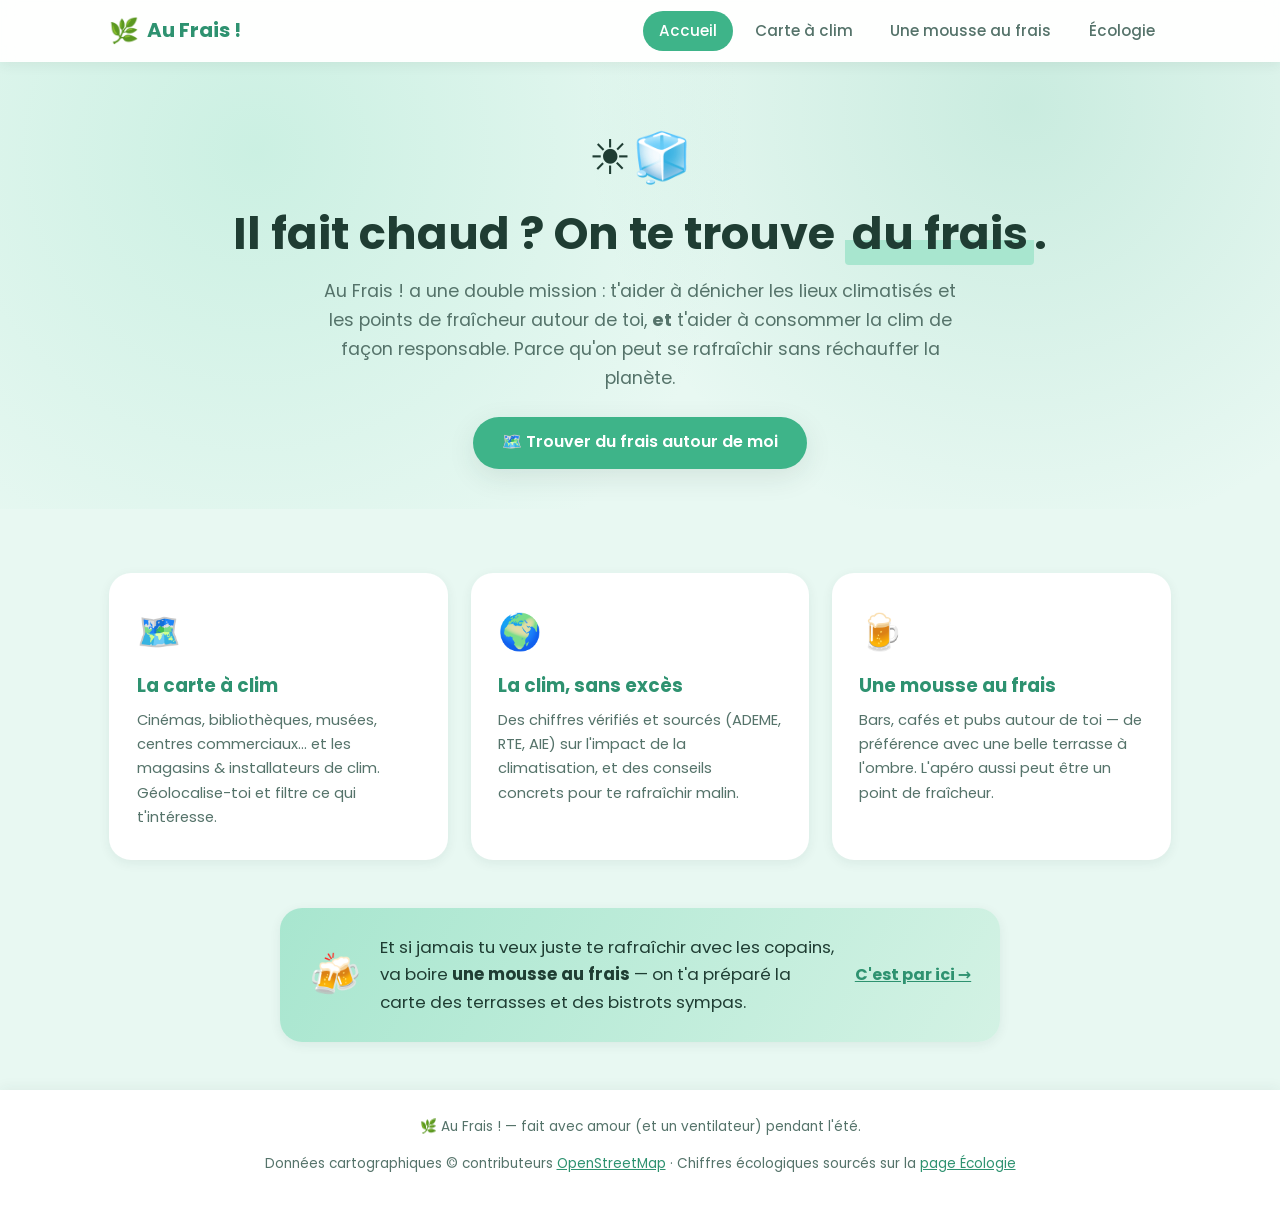
<file: index.html>
<!DOCTYPE html>
<html lang="fr">
<head>
  <meta charset="UTF-8">
  <meta name="viewport" content="width=device-width, initial-scale=1.0">
  <title>Au Frais ! — Trouve du frais près de chez toi</title>
  <meta name="description" content="Trouve les lieux climatisés et points de fraîcheur près de chez toi, et apprends à utiliser la clim de façon responsable.">

  <!-- Police légère via Google Fonts -->
  <link rel="preconnect" href="https://fonts.googleapis.com">
  <link rel="preconnect" href="https://fonts.gstatic.com" crossorigin>
  <link href="https://fonts.googleapis.com/css2?family=Poppins:wght@400;500;600;700&display=swap" rel="stylesheet">

  <link rel="stylesheet" href="css/style.css">
</head>
<body>

  <!-- ===== Barre de navigation commune ===== -->
  <header class="navbar">
    <div class="navbar-inner">
      <a class="brand" href="index.html"><span class="brand-emoji">🌿</span> Au Frais&nbsp;!</a>
      <button class="nav-toggle" aria-label="Ouvrir le menu" aria-expanded="false">☰</button>
      <ul class="nav-links">
        <li><a href="index.html" class="active">Accueil</a></li>
        <li><a href="carte.html">Carte à clim</a></li>
        <li><a href="terrasses.html">Une mousse au frais</a></li>
        <li><a href="ecologie.html">Écologie</a></li>
      </ul>
    </div>
  </header>

  <main>
    <!-- ===== Héros ===== -->
    <section class="hero">
      <span class="hero-emoji">☀️🧊</span>
      <h1>Il fait chaud&nbsp;? On te trouve <span class="souligne">du frais</span>.</h1>
      <p class="baseline">
        Au Frais&nbsp;! a une double mission&nbsp;: t'aider à dénicher les lieux climatisés
        et les points de fraîcheur autour de toi, <strong>et</strong> t'aider à consommer
        la clim de façon responsable. Parce qu'on peut se rafraîchir sans réchauffer la planète.
      </p>
      <a class="cta" href="carte.html">🗺️ Trouver du frais autour de moi</a>
    </section>

    <!-- ===== Cartes cliquables vers les pages ===== -->
    <section class="page">
      <div class="card-grid">
        <a class="card-link" href="carte.html">
          <span class="card-emoji">🗺️</span>
          <h3>La carte à clim</h3>
          <p>Cinémas, bibliothèques, musées, centres commerciaux… et les magasins
            &amp; installateurs de clim. Géolocalise-toi et filtre ce qui t'intéresse.</p>
        </a>
        <a class="card-link" href="ecologie.html">
          <span class="card-emoji">🌍</span>
          <h3>La clim, sans excès</h3>
          <p>Des chiffres vérifiés et sourcés (ADEME, RTE, AIE) sur l'impact de la
            climatisation, et des conseils concrets pour te rafraîchir malin.</p>
        </a>
        <a class="card-link" href="terrasses.html">
          <span class="card-emoji">🍺</span>
          <h3>Une mousse au frais</h3>
          <p>Bars, cafés et pubs autour de toi — de préférence avec une belle
            terrasse à l'ombre. L'apéro aussi peut être un point de fraîcheur.</p>
        </a>
      </div>

      <!-- Clin d'œil convivial vers la page Terrasses -->
      <div class="clin-doeil">
        <span class="biere">🍻</span>
        <p>Et si jamais tu veux juste te rafraîchir avec les copains, va boire
          <strong>une mousse au frais</strong>&nbsp;— on t'a préparé la carte des
          terrasses et des bistrots sympas.</p>
        <a href="terrasses.html">C'est par ici&nbsp;→</a>
      </div>
    </section>
  </main>

  <!-- ===== Pied de page commun ===== -->
  <footer class="footer">
    <p>🌿 Au Frais&nbsp;! — fait avec amour (et un ventilateur) pendant l'été.</p>
    <p class="footer-liens">
      Données cartographiques © contributeurs <a href="https://www.openstreetmap.org/copyright" target="_blank" rel="noopener">OpenStreetMap</a>
      · Chiffres écologiques sourcés sur la <a href="ecologie.html">page Écologie</a>
    </p>
  </footer>

  <script src="js/nav.js"></script>
</body>
</html>
</file>
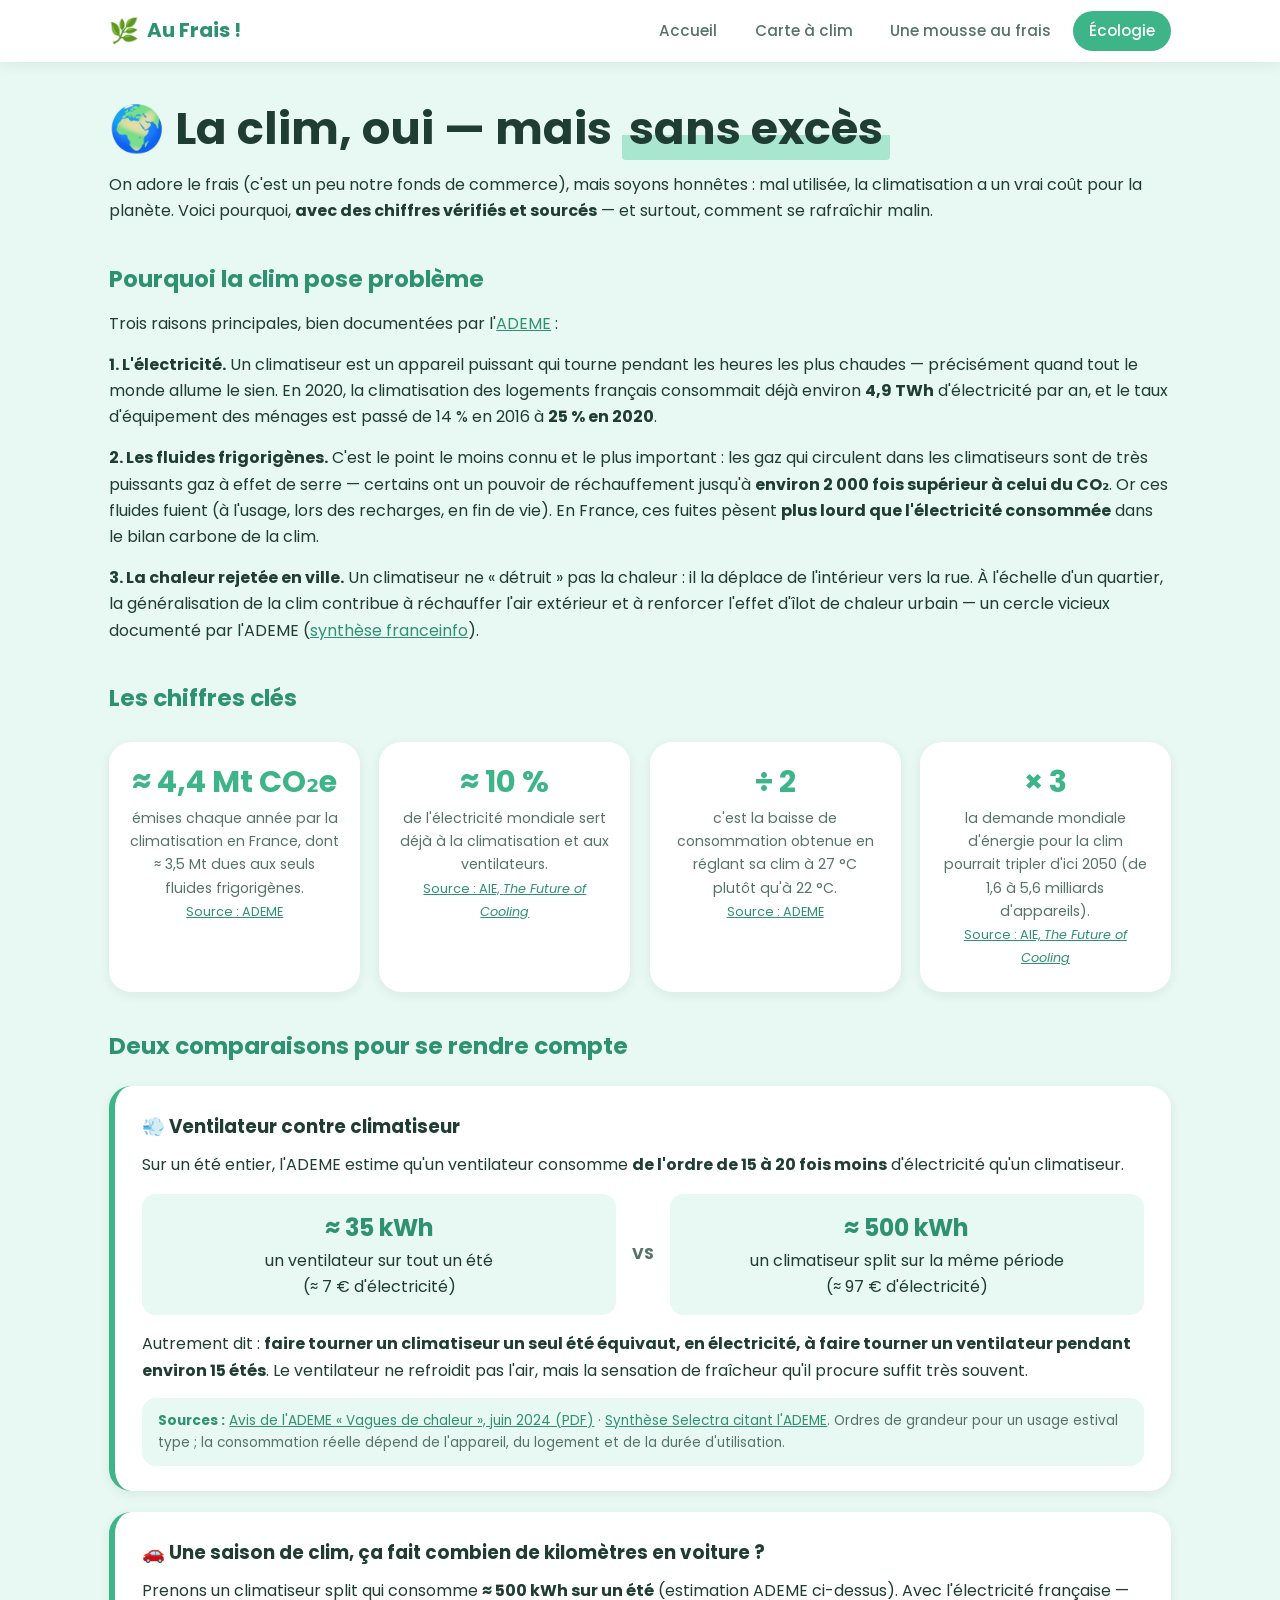
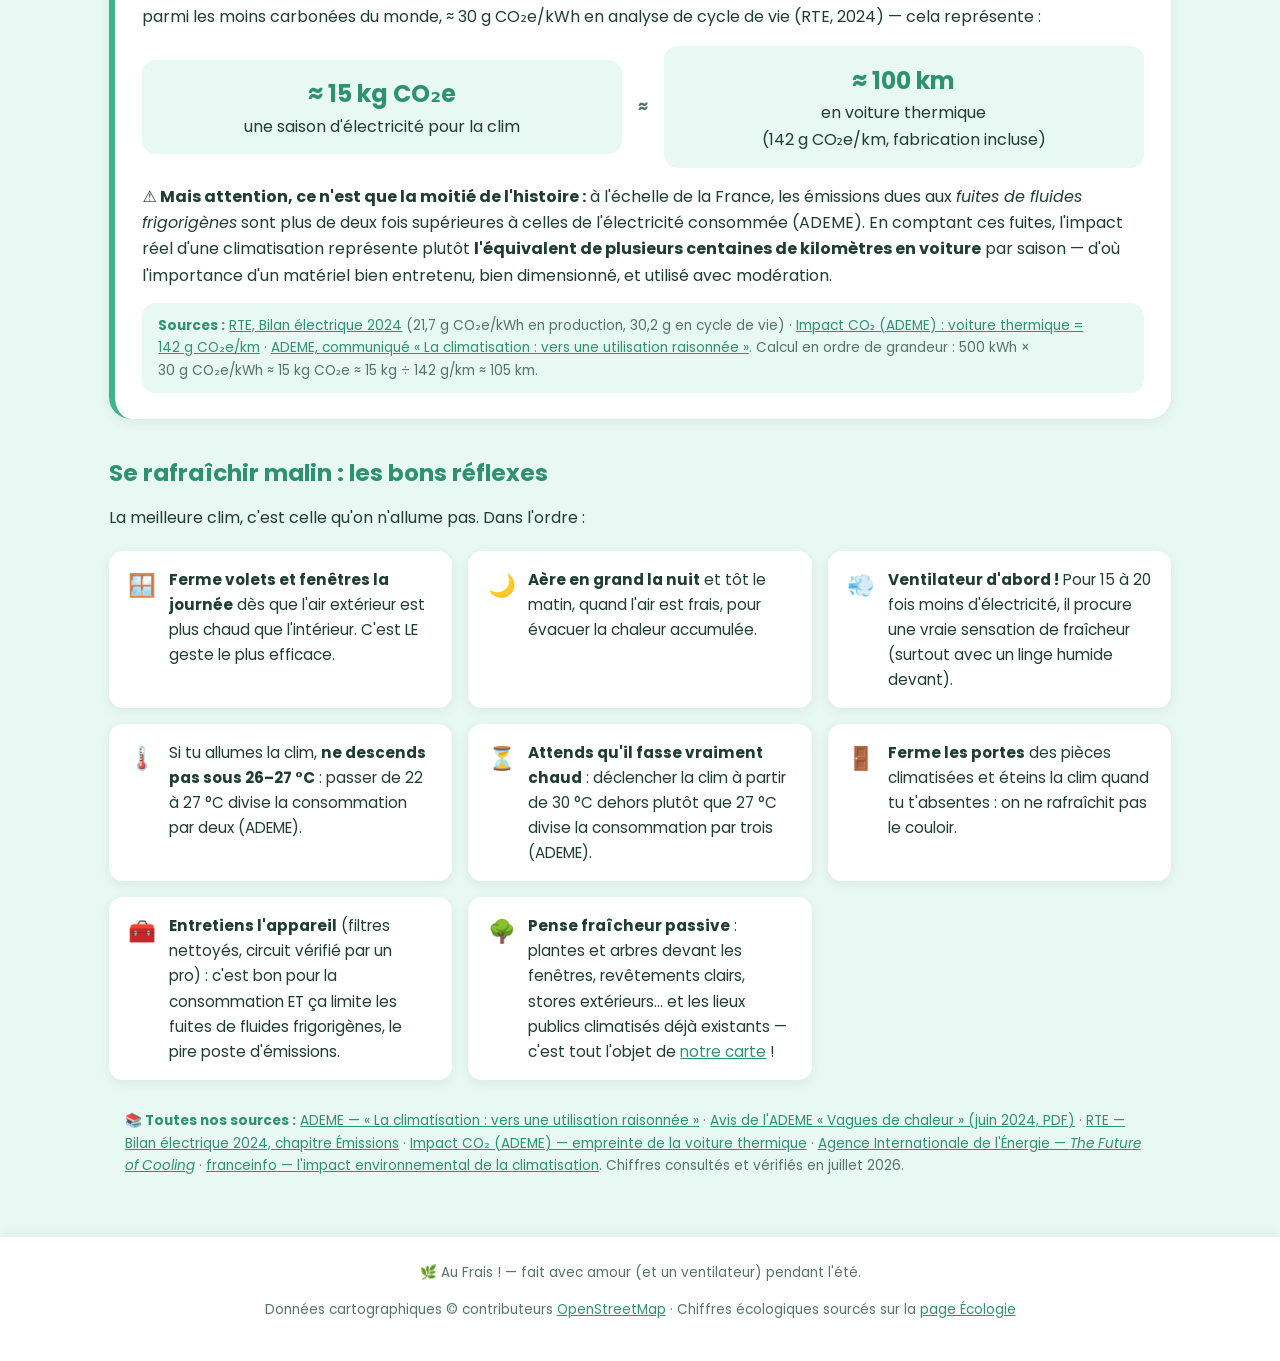
<file: ecologie.html>
<!DOCTYPE html>
<html lang="fr">
<head>
  <meta charset="UTF-8">
  <meta name="viewport" content="width=device-width, initial-scale=1.0">
  <title>Écologie — la clim, sans excès — Au Frais !</title>
  <meta name="description" content="Comprendre l'impact écologique de la climatisation avec des chiffres vérifiés et sourcés (ADEME, RTE, AIE), et apprendre à se rafraîchir sans surconsommer.">

  <link rel="preconnect" href="https://fonts.googleapis.com">
  <link rel="preconnect" href="https://fonts.gstatic.com" crossorigin>
  <link href="https://fonts.googleapis.com/css2?family=Poppins:wght@400;500;600;700&display=swap" rel="stylesheet">

  <link rel="stylesheet" href="css/style.css">
</head>
<body>

  <!-- ===== Barre de navigation commune ===== -->
  <header class="navbar">
    <div class="navbar-inner">
      <a class="brand" href="index.html"><span class="brand-emoji">🌿</span> Au Frais&nbsp;!</a>
      <button class="nav-toggle" aria-label="Ouvrir le menu" aria-expanded="false">☰</button>
      <ul class="nav-links">
        <li><a href="index.html">Accueil</a></li>
        <li><a href="carte.html">Carte à clim</a></li>
        <li><a href="terrasses.html">Une mousse au frais</a></li>
        <li><a href="ecologie.html" class="active">Écologie</a></li>
      </ul>
    </div>
  </header>

  <main>
    <section class="page">
      <h1>🌍 La clim, oui — mais <span class="souligne">sans excès</span></h1>
      <p>On adore le frais (c'est un peu notre fonds de commerce), mais soyons honnêtes&nbsp;:
        mal utilisée, la climatisation a un vrai coût pour la planète. Voici pourquoi,
        <strong>avec des chiffres vérifiés et sourcés</strong> — et surtout, comment se
        rafraîchir malin.</p>

      <h2>Pourquoi la clim pose problème</h2>
      <p>Trois raisons principales, bien documentées par l'<a href="https://www.ademe.fr/presse/communique-national/la-climatisation-vers-une-utilisation-raisonnee-pour-limiter-limpact-sur-lenvironnement/" target="_blank" rel="noopener">ADEME</a>&nbsp;:</p>
      <p><strong>1. L'électricité.</strong> Un climatiseur est un appareil puissant qui tourne
        pendant les heures les plus chaudes — précisément quand tout le monde allume le sien.
        En 2020, la climatisation des logements français consommait déjà environ
        <strong>4,9&nbsp;TWh</strong> d'électricité par an, et le taux d'équipement des
        ménages est passé de 14&nbsp;% en 2016 à <strong>25&nbsp;% en 2020</strong>.</p>
      <p><strong>2. Les fluides frigorigènes.</strong> C'est le point le moins connu et le plus
        important&nbsp;: les gaz qui circulent dans les climatiseurs sont de très puissants gaz
        à effet de serre — certains ont un pouvoir de réchauffement jusqu'à
        <strong>environ 2&nbsp;000 fois supérieur à celui du CO₂</strong>. Or ces fluides
        fuient (à l'usage, lors des recharges, en fin de vie). En France, ces fuites pèsent
        <strong>plus lourd que l'électricité consommée</strong> dans le bilan carbone de la clim.</p>
      <p><strong>3. La chaleur rejetée en ville.</strong> Un climatiseur ne « détruit » pas la
        chaleur&nbsp;: il la déplace de l'intérieur vers la rue. À l'échelle d'un quartier,
        la généralisation de la clim contribue à réchauffer l'air extérieur et à renforcer
        l'effet d'îlot de chaleur urbain — un cercle vicieux documenté par l'ADEME
        (<a href="https://www.franceinfo.fr/environnement/fluides-frigorigenes-rejets-d-air-chaud-consommation-d-electricite-en-pleine-vague-de-chaleur-quel-est-l-impact-environnemental-de-la-climatisation_8066087.html" target="_blank" rel="noopener">synthèse franceinfo</a>).</p>

      <!-- ===== Chiffres clés ===== -->
      <h2>Les chiffres clés</h2>
      <div class="chiffres-cles">
        <div class="chiffre-cle">
          <span class="valeur">≈ 4,4 Mt CO₂e</span>
          <p class="detail">émises chaque année par la climatisation en France, dont
            ≈&nbsp;3,5&nbsp;Mt dues aux seuls fluides frigorigènes.<br>
            <a href="https://www.ademe.fr/presse/communique-national/la-climatisation-vers-une-utilisation-raisonnee-pour-limiter-limpact-sur-lenvironnement/" target="_blank" rel="noopener">Source&nbsp;: ADEME</a></p>
        </div>
        <div class="chiffre-cle">
          <span class="valeur">≈ 10 %</span>
          <p class="detail">de l'électricité mondiale sert déjà à la climatisation et aux
            ventilateurs.<br>
            <a href="https://www.iea.org/reports/the-future-of-cooling" target="_blank" rel="noopener">Source&nbsp;: AIE, <em>The Future of Cooling</em></a></p>
        </div>
        <div class="chiffre-cle">
          <span class="valeur">÷ 2</span>
          <p class="detail">c'est la baisse de consommation obtenue en réglant sa clim à
            27&nbsp;°C plutôt qu'à 22&nbsp;°C.<br>
            <a href="https://www.ademe.fr/presse/communique-national/la-climatisation-vers-une-utilisation-raisonnee-pour-limiter-limpact-sur-lenvironnement/" target="_blank" rel="noopener">Source&nbsp;: ADEME</a></p>
        </div>
        <div class="chiffre-cle">
          <span class="valeur">× 3</span>
          <p class="detail">la demande mondiale d'énergie pour la clim pourrait tripler
            d'ici 2050 (de 1,6 à 5,6 milliards d'appareils).<br>
            <a href="https://www.iea.org/reports/the-future-of-cooling" target="_blank" rel="noopener">Source&nbsp;: AIE, <em>The Future of Cooling</em></a></p>
        </div>
      </div>

      <!-- ===== Comparaison 1 : ventilateur vs climatiseur ===== -->
      <h2>Deux comparaisons pour se rendre compte</h2>

      <div class="comparaison">
        <h3>💨 Ventilateur contre climatiseur</h3>
        <p>Sur un été entier, l'ADEME estime qu'un ventilateur consomme
          <strong>de l'ordre de 15 à 20 fois moins</strong> d'électricité qu'un climatiseur.</p>
        <div class="versus">
          <div class="cote">
            <span class="gros-chiffre">≈ 35 kWh</span>
            un ventilateur sur tout un été<br>(≈ 7 € d'électricité)
          </div>
          <span class="vs">VS</span>
          <div class="cote">
            <span class="gros-chiffre">≈ 500 kWh</span>
            un climatiseur split sur la même période<br>(≈ 97 € d'électricité)
          </div>
        </div>
        <p>Autrement dit&nbsp;: <strong>faire tourner un climatiseur un seul été équivaut,
          en électricité, à faire tourner un ventilateur pendant environ 15 étés</strong>.
          Le ventilateur ne refroidit pas l'air, mais la sensation de fraîcheur qu'il procure
          suffit très souvent.</p>
        <div class="source-box">
          <strong>Sources&nbsp;:</strong>
          <a href="https://www.geothermies.fr/sites/default/files/inline-files/ademe_AVIS%20Vagues%20de%20chaleur%20-%20juin%202024.pdf" target="_blank" rel="noopener">Avis de l'ADEME «&nbsp;Vagues de chaleur&nbsp;», juin 2024 (PDF)</a> ·
          <a href="https://selectra.info/energie/actualites/marche/canicule-ventilateur-plafond-efficacite-conso-clim" target="_blank" rel="noopener">Synthèse Selectra citant l'ADEME</a>.
          Ordres de grandeur pour un usage estival type&nbsp;; la consommation réelle dépend
          de l'appareil, du logement et de la durée d'utilisation.
        </div>
      </div>

      <!-- ===== Comparaison 2 : une saison de clim en km de voiture ===== -->
      <div class="comparaison">
        <h3>🚗 Une saison de clim, ça fait combien de kilomètres en voiture&nbsp;?</h3>
        <p>Prenons un climatiseur split qui consomme <strong>≈ 500&nbsp;kWh sur un été</strong>
          (estimation ADEME ci-dessus). Avec l'électricité française — parmi les moins
          carbonées du monde, ≈&nbsp;30&nbsp;g&nbsp;CO₂e/kWh en analyse de cycle de vie
          (RTE, 2024) — cela représente&nbsp;:</p>
        <div class="versus">
          <div class="cote">
            <span class="gros-chiffre">≈ 15 kg CO₂e</span>
            une saison d'électricité pour la clim
          </div>
          <span class="vs">≈</span>
          <div class="cote">
            <span class="gros-chiffre">≈ 100 km</span>
            en voiture thermique<br>(142 g CO₂e/km, fabrication incluse)
          </div>
        </div>
        <p><strong>⚠️ Mais attention, ce n'est que la moitié de l'histoire&nbsp;:</strong>
          à l'échelle de la France, les émissions dues aux <em>fuites de fluides
          frigorigènes</em> sont plus de deux fois supérieures à celles de l'électricité
          consommée (ADEME). En comptant ces fuites, l'impact réel d'une climatisation
          représente plutôt <strong>l'équivalent de plusieurs centaines de kilomètres en
          voiture</strong> par saison — d'où l'importance d'un matériel bien entretenu, bien
          dimensionné, et utilisé avec modération.</p>
        <div class="source-box">
          <strong>Sources&nbsp;:</strong>
          <a href="https://analysesetdonnees.rte-france.com/bilan-electrique-2024/emissions" target="_blank" rel="noopener">RTE, Bilan électrique 2024</a>
          (21,7&nbsp;g&nbsp;CO₂e/kWh en production, 30,2&nbsp;g en cycle de vie) ·
          <a href="https://impactco2.fr/outils/transport/voiturethermique" target="_blank" rel="noopener">Impact CO₂ (ADEME)&nbsp;: voiture thermique = 142&nbsp;g&nbsp;CO₂e/km</a> ·
          <a href="https://www.ademe.fr/presse/communique-national/la-climatisation-vers-une-utilisation-raisonnee-pour-limiter-limpact-sur-lenvironnement/" target="_blank" rel="noopener">ADEME, communiqué «&nbsp;La climatisation&nbsp;: vers une utilisation raisonnée&nbsp;»</a>.
          Calcul en ordre de grandeur&nbsp;: 500&nbsp;kWh × 30&nbsp;g&nbsp;CO₂e/kWh ≈ 15&nbsp;kg&nbsp;CO₂e ≈ 15&nbsp;kg ÷ 142&nbsp;g/km ≈ 105&nbsp;km.
        </div>
      </div>

      <!-- ===== Conseils ===== -->
      <h2>Se rafraîchir malin&nbsp;: les bons réflexes</h2>
      <p>La meilleure clim, c'est celle qu'on n'allume pas. Dans l'ordre&nbsp;:</p>
      <ul class="conseils">
        <li><span class="picto">🪟</span><span><strong>Ferme volets et fenêtres la journée</strong>
          dès que l'air extérieur est plus chaud que l'intérieur. C'est LE geste le plus efficace.</span></li>
        <li><span class="picto">🌙</span><span><strong>Aère en grand la nuit</strong> et tôt le
          matin, quand l'air est frais, pour évacuer la chaleur accumulée.</span></li>
        <li><span class="picto">💨</span><span><strong>Ventilateur d'abord&nbsp;!</strong> Pour
          15 à 20 fois moins d'électricité, il procure une vraie sensation de fraîcheur
          (surtout avec un linge humide devant).</span></li>
        <li><span class="picto">🌡️</span><span>Si tu allumes la clim, <strong>ne descends pas
          sous 26–27&nbsp;°C</strong>&nbsp;: passer de 22 à 27&nbsp;°C divise la consommation
          par deux (ADEME).</span></li>
        <li><span class="picto">⏳</span><span><strong>Attends qu'il fasse vraiment chaud</strong>&nbsp;:
          déclencher la clim à partir de 30&nbsp;°C dehors plutôt que 27&nbsp;°C divise la
          consommation par trois (ADEME).</span></li>
        <li><span class="picto">🚪</span><span><strong>Ferme les portes</strong> des pièces
          climatisées et éteins la clim quand tu t'absentes&nbsp;: on ne rafraîchit pas le couloir.</span></li>
        <li><span class="picto">🧰</span><span><strong>Entretiens l'appareil</strong> (filtres
          nettoyés, circuit vérifié par un pro)&nbsp;: c'est bon pour la consommation ET ça limite
          les fuites de fluides frigorigènes, le pire poste d'émissions.</span></li>
        <li><span class="picto">🌳</span><span><strong>Pense fraîcheur passive</strong>&nbsp;:
          plantes et arbres devant les fenêtres, revêtements clairs, stores extérieurs… et les
          lieux publics climatisés déjà existants — c'est tout l'objet de
          <a href="carte.html">notre carte</a>&nbsp;!</span></li>
      </ul>

      <!-- ===== Récap sources ===== -->
      <div class="source-box">
        <strong>📚 Toutes nos sources&nbsp;:</strong>
        <a href="https://www.ademe.fr/presse/communique-national/la-climatisation-vers-une-utilisation-raisonnee-pour-limiter-limpact-sur-lenvironnement/" target="_blank" rel="noopener">ADEME — «&nbsp;La climatisation&nbsp;: vers une utilisation raisonnée&nbsp;»</a> ·
        <a href="https://www.geothermies.fr/sites/default/files/inline-files/ademe_AVIS%20Vagues%20de%20chaleur%20-%20juin%202024.pdf" target="_blank" rel="noopener">Avis de l'ADEME «&nbsp;Vagues de chaleur&nbsp;» (juin 2024, PDF)</a> ·
        <a href="https://analysesetdonnees.rte-france.com/bilan-electrique-2024/emissions" target="_blank" rel="noopener">RTE — Bilan électrique 2024, chapitre Émissions</a> ·
        <a href="https://impactco2.fr/outils/transport/voiturethermique" target="_blank" rel="noopener">Impact CO₂ (ADEME) — empreinte de la voiture thermique</a> ·
        <a href="https://www.iea.org/reports/the-future-of-cooling" target="_blank" rel="noopener">Agence Internationale de l'Énergie — <em>The Future of Cooling</em></a> ·
        <a href="https://www.franceinfo.fr/environnement/fluides-frigorigenes-rejets-d-air-chaud-consommation-d-electricite-en-pleine-vague-de-chaleur-quel-est-l-impact-environnemental-de-la-climatisation_8066087.html" target="_blank" rel="noopener">franceinfo — l'impact environnemental de la climatisation</a>.
        Chiffres consultés et vérifiés en juillet 2026.
      </div>
    </section>
  </main>

  <!-- ===== Pied de page commun ===== -->
  <footer class="footer">
    <p>🌿 Au Frais&nbsp;! — fait avec amour (et un ventilateur) pendant l'été.</p>
    <p class="footer-liens">
      Données cartographiques © contributeurs <a href="https://www.openstreetmap.org/copyright" target="_blank" rel="noopener">OpenStreetMap</a>
      · Chiffres écologiques sourcés sur la <a href="ecologie.html">page Écologie</a>
    </p>
  </footer>

  <script src="js/nav.js"></script>
</body>
</html>
</file>
<file: css/style.css>
/* ============================================================
   Au Frais ! — Styles communs à toutes les pages
   Palette vert menthe / eucalyptus, claire et aérée.
   ============================================================ */

:root {
  --menthe: #3eb489;        /* vert menthe principal */
  --menthe-fonce: #2e9270;  /* pour les survols / textes accentués */
  --menthe-clair: #a8e6cf;  /* vert pastel */
  --menthe-pale: #e8f8f2;   /* fond très clair */
  --encre: #1f3d33;         /* texte principal (vert très sombre) */
  --encre-douce: #55736a;   /* texte secondaire */
  --blanc: #ffffff;
  --ambre: #f4a259;         /* couleur secondaire (marqueurs "magasins") */
  --rayon: 22px;            /* coins très arrondis */
  --rayon-petit: 14px;
  --ombre: 0 8px 28px rgba(31, 61, 51, 0.10);
  --ombre-legere: 0 3px 12px rgba(31, 61, 51, 0.07);
}

* {
  margin: 0;
  padding: 0;
  box-sizing: border-box;
}

html {
  scroll-behavior: smooth;
}

body {
  font-family: "Poppins", "Segoe UI", system-ui, -apple-system, sans-serif;
  background: var(--menthe-pale);
  color: var(--encre);
  line-height: 1.65;
  min-height: 100vh;
  display: flex;
  flex-direction: column;
}

/* ------------------------------------------------------------
   Barre de navigation (identique sur les 4 pages)
   ------------------------------------------------------------ */

.navbar {
  position: sticky;
  top: 0;
  z-index: 2000; /* au-dessus des panneaux Leaflet */
  background: rgba(255, 255, 255, 0.92);
  backdrop-filter: blur(8px);
  box-shadow: var(--ombre-legere);
}

.navbar-inner {
  max-width: 1100px;
  margin: 0 auto;
  padding: 0.7rem 1.2rem;
  display: flex;
  align-items: center;
  justify-content: space-between;
  gap: 1rem;
}

.brand {
  display: flex;
  align-items: center;
  gap: 0.5rem;
  font-weight: 700;
  font-size: 1.25rem;
  color: var(--menthe-fonce);
  text-decoration: none;
}

.brand .brand-emoji {
  font-size: 1.5rem;
}

.nav-links {
  display: flex;
  align-items: center;
  gap: 0.35rem;
  list-style: none;
}

.nav-links a {
  display: block;
  padding: 0.45rem 1rem;
  border-radius: 999px;
  color: var(--encre-douce);
  text-decoration: none;
  font-weight: 500;
  font-size: 0.95rem;
  transition: background 0.2s, color 0.2s;
}

.nav-links a:hover {
  background: var(--menthe-pale);
  color: var(--menthe-fonce);
}

/* Page active mise en évidence */
.nav-links a.active {
  background: var(--menthe);
  color: var(--blanc);
}

/* Bouton burger (mobile uniquement) */
.nav-toggle {
  display: none;
  background: var(--menthe-pale);
  border: none;
  border-radius: var(--rayon-petit);
  padding: 0.5rem 0.75rem;
  font-size: 1.3rem;
  cursor: pointer;
  color: var(--menthe-fonce);
}

/* ------------------------------------------------------------
   Contenu générique des pages "texte"
   ------------------------------------------------------------ */

main {
  flex: 1;
}

.page {
  max-width: 1100px;
  margin: 0 auto;
  padding: 2.5rem 1.2rem 3rem;
  width: 100%;
}

h1 {
  font-size: clamp(1.9rem, 4vw, 2.8rem);
  font-weight: 700;
  line-height: 1.2;
  margin-bottom: 1rem;
}

h2 {
  font-size: 1.45rem;
  margin: 2.2rem 0 0.8rem;
  color: var(--menthe-fonce);
}

p {
  margin-bottom: 0.9rem;
}

a {
  color: var(--menthe-fonce);
}

.souligne {
  background: linear-gradient(transparent 60%, var(--menthe-clair) 60%);
  border-radius: 4px;
  padding: 0 0.15em;
}

/* ------------------------------------------------------------
   Héros de la page d'accueil
   ------------------------------------------------------------ */

.hero {
  text-align: center;
  padding: 3.5rem 1.2rem 2.5rem;
  background:
    radial-gradient(circle at 20% 20%, rgba(168, 230, 207, 0.45), transparent 45%),
    radial-gradient(circle at 80% 10%, rgba(62, 180, 137, 0.18), transparent 40%);
}

.hero .hero-emoji {
  font-size: 3rem;
  display: block;
  margin-bottom: 0.6rem;
}

.hero p.baseline {
  max-width: 640px;
  margin: 0 auto 1.5rem;
  font-size: 1.1rem;
  color: var(--encre-douce);
}

.hero .cta {
  display: inline-block;
  background: var(--menthe);
  color: var(--blanc);
  text-decoration: none;
  font-weight: 600;
  padding: 0.8rem 1.8rem;
  border-radius: 999px;
  box-shadow: var(--ombre);
  transition: transform 0.15s, background 0.2s;
}

.hero .cta:hover {
  background: var(--menthe-fonce);
  transform: translateY(-2px);
}

/* Grille de cartes cliquables (accueil) */
.card-grid {
  display: grid;
  grid-template-columns: repeat(auto-fit, minmax(260px, 1fr));
  gap: 1.4rem;
  margin-top: 1.5rem;
}

.card-link {
  display: block;
  background: var(--blanc);
  border-radius: var(--rayon);
  padding: 1.8rem 1.6rem;
  text-decoration: none;
  color: var(--encre);
  box-shadow: var(--ombre-legere);
  transition: transform 0.18s, box-shadow 0.18s;
  border: 2px solid transparent;
}

.card-link:hover {
  transform: translateY(-5px);
  box-shadow: var(--ombre);
  border-color: var(--menthe-clair);
}

.card-link .card-emoji {
  font-size: 2.2rem;
  display: block;
  margin-bottom: 0.6rem;
}

.card-link h3 {
  font-size: 1.15rem;
  margin-bottom: 0.4rem;
  color: var(--menthe-fonce);
}

.card-link p {
  font-size: 0.92rem;
  color: var(--encre-douce);
  margin: 0;
}

/* Clin d'œil vers la page Terrasses */
.clin-doeil {
  margin: 3rem auto 0;
  max-width: 720px;
  background: linear-gradient(120deg, var(--menthe-clair), #d3f2e4);
  border-radius: var(--rayon);
  padding: 1.6rem 1.8rem;
  display: flex;
  align-items: center;
  gap: 1.2rem;
  flex-wrap: wrap;
  box-shadow: var(--ombre-legere);
}

.clin-doeil .biere {
  font-size: 2.6rem;
}

.clin-doeil p {
  margin: 0;
  flex: 1;
  min-width: 220px;
  font-size: 1.05rem;
}

.clin-doeil a {
  font-weight: 700;
  color: var(--menthe-fonce);
  white-space: nowrap;
}

/* ------------------------------------------------------------
   Pages carte (carte.html & terrasses.html)
   ------------------------------------------------------------ */

.map-layout {
  display: flex;
  /* La carte occupe tout l'espace sous la barre de navigation */
  height: calc(100vh - 62px);
}

.sidebar {
  width: 320px;
  flex-shrink: 0;
  background: var(--blanc);
  padding: 1.3rem 1.2rem;
  overflow-y: auto;
  box-shadow: var(--ombre-legere);
  z-index: 1500;
}

.sidebar h1 {
  font-size: 1.35rem;
  margin-bottom: 0.3rem;
}

.sidebar .intro {
  font-size: 0.88rem;
  color: var(--encre-douce);
  margin-bottom: 1.1rem;
}

.btn {
  display: block;
  width: 100%;
  background: var(--menthe);
  color: var(--blanc);
  border: none;
  border-radius: 999px;
  padding: 0.7rem 1rem;
  font-family: inherit;
  font-size: 0.98rem;
  font-weight: 600;
  cursor: pointer;
  transition: background 0.2s;
}

.btn:hover {
  background: var(--menthe-fonce);
}

.btn:disabled {
  opacity: 0.6;
  cursor: wait;
}

/* Champ de recherche */
.search-form {
  display: flex;
  gap: 0.5rem;
  margin: 0.9rem 0 1.1rem;
}

.search-form input {
  flex: 1;
  min-width: 0;
  border: 2px solid var(--menthe-clair);
  border-radius: 999px;
  padding: 0.55rem 1rem;
  font-family: inherit;
  font-size: 0.92rem;
  outline: none;
  background: var(--menthe-pale);
}

.search-form input:focus {
  border-color: var(--menthe);
  background: var(--blanc);
}

.search-form button {
  border: none;
  background: var(--menthe-clair);
  color: var(--encre);
  border-radius: 999px;
  padding: 0 0.95rem;
  font-size: 1.05rem;
  cursor: pointer;
  transition: background 0.2s;
}

.search-form button:hover {
  background: var(--menthe);
  color: var(--blanc);
}

/* Groupes de filtres */
.filtres fieldset {
  border: 2px solid var(--menthe-pale);
  border-radius: var(--rayon-petit);
  padding: 0.75rem 0.9rem 0.85rem;
  margin-bottom: 0.9rem;
}

.filtres legend {
  font-weight: 600;
  font-size: 0.95rem;
  padding: 0 0.4rem;
}

.filtres label {
  display: flex;
  align-items: center;
  gap: 0.5rem;
  font-size: 0.88rem;
  color: var(--encre-douce);
  padding: 0.22rem 0;
  cursor: pointer;
}

.filtres input[type="checkbox"] {
  accent-color: var(--menthe);
  width: 1.05rem;
  height: 1.05rem;
  cursor: pointer;
}

.filtres .filtre-groupe > label {
  font-weight: 600;
  color: var(--encre);
}

.filtres .sous-filtres {
  padding-left: 1.4rem;
}

/* Messages d'état (chargement, erreurs, résultats) */
.statut {
  margin-top: 0.9rem;
  font-size: 0.88rem;
  border-radius: var(--rayon-petit);
  padding: 0.7rem 0.9rem;
  display: none;
}

.statut.visible {
  display: block;
}

.statut.info {
  background: var(--menthe-pale);
  color: var(--menthe-fonce);
}

.statut.erreur {
  background: #fdecea;
  color: #b3402e;
}

/* Petit spinner de chargement */
.spinner {
  display: inline-block;
  width: 0.9em;
  height: 0.9em;
  border: 2px solid currentColor;
  border-top-color: transparent;
  border-radius: 50%;
  animation: tourne 0.8s linear infinite;
  vertical-align: -0.1em;
  margin-right: 0.4em;
}

@keyframes tourne {
  to { transform: rotate(360deg); }
}

/* Légende des marqueurs */
.legende {
  margin-top: 1.1rem;
  background: var(--menthe-pale);
  border-radius: var(--rayon-petit);
  padding: 0.75rem 0.9rem;
  font-size: 0.85rem;
}

.legende h2 {
  font-size: 0.9rem;
  margin: 0 0 0.4rem;
}

.legende .item {
  display: flex;
  align-items: center;
  gap: 0.5rem;
  padding: 0.15rem 0;
  color: var(--encre-douce);
}

.pastille {
  width: 14px;
  height: 14px;
  border-radius: 50%;
  flex-shrink: 0;
  border: 2px solid var(--blanc);
  box-shadow: 0 1px 3px rgba(0, 0, 0, 0.25);
}

.pastille.frais { background: var(--menthe); }
.pastille.magasin { background: var(--ambre); }
.pastille.terrasse { background: var(--menthe); }
.pastille.interieur { background: #6ea8d8; }

/* Le conteneur de la carte Leaflet */
#carte {
  flex: 1;
  min-height: 300px;
  z-index: 1;
}

/* Marqueurs personnalisés (divIcon Leaflet) */
.marqueur {
  display: flex;
  align-items: center;
  justify-content: center;
  width: 30px;
  height: 30px;
  border-radius: 50% 50% 50% 6px;
  border: 2px solid var(--blanc);
  box-shadow: 0 2px 6px rgba(0, 0, 0, 0.3);
  font-size: 15px;
}

.marqueur.frais { background: var(--menthe); }
.marqueur.magasin { background: var(--ambre); }
.marqueur.terrasse { background: var(--menthe); }
.marqueur.interieur { background: #6ea8d8; }

.leaflet-popup-content-wrapper {
  border-radius: var(--rayon-petit);
  font-family: inherit;
}

.popup-nom {
  font-weight: 700;
  color: var(--encre);
}

.popup-type {
  color: var(--encre-douce);
  font-size: 0.85rem;
}

.popup-adresse {
  color: var(--encre-douce);
  font-size: 0.82rem;
  margin-top: 0.25rem;
}

.popup-lien {
  display: inline-block;
  margin-top: 0.45rem;
  font-size: 0.82rem;
  font-weight: 600;
  color: var(--menthe-fonce);
}

.popup-badge {
  display: inline-block;
  background: var(--menthe-clair);
  color: var(--encre);
  border-radius: 999px;
  font-size: 0.75rem;
  padding: 0.1rem 0.6rem;
  margin-top: 0.3rem;
  font-weight: 600;
}

/* Bouton pour replier les filtres (mobile) */
.sidebar-toggle {
  display: none;
  width: 100%;
  border: none;
  background: var(--menthe-clair);
  color: var(--encre);
  font-family: inherit;
  font-weight: 600;
  font-size: 0.95rem;
  padding: 0.7rem;
  cursor: pointer;
}

/* ------------------------------------------------------------
   Page Écologie : encadrés chiffres & sources
   ------------------------------------------------------------ */

.comparaison {
  background: var(--blanc);
  border-radius: var(--rayon);
  padding: 1.6rem 1.7rem;
  margin: 1.3rem 0;
  box-shadow: var(--ombre-legere);
  border-left: 6px solid var(--menthe);
}

.comparaison h3 {
  font-size: 1.15rem;
  margin-bottom: 0.6rem;
}

.comparaison .versus {
  display: flex;
  align-items: center;
  justify-content: center;
  gap: 1rem;
  flex-wrap: wrap;
  text-align: center;
  margin: 1rem 0;
}

.comparaison .cote {
  background: var(--menthe-pale);
  border-radius: var(--rayon-petit);
  padding: 0.9rem 1.2rem;
  min-width: 180px;
  flex: 1;
}

.comparaison .cote .gros-chiffre {
  font-size: 1.5rem;
  font-weight: 700;
  color: var(--menthe-fonce);
  display: block;
}

.comparaison .vs {
  font-weight: 700;
  color: var(--encre-douce);
}

.source-box {
  background: var(--menthe-pale);
  border-radius: var(--rayon-petit);
  padding: 0.7rem 1rem;
  font-size: 0.85rem;
  color: var(--encre-douce);
  margin-top: 0.9rem;
}

.source-box strong {
  color: var(--menthe-fonce);
}

.chiffres-cles {
  display: grid;
  grid-template-columns: repeat(auto-fit, minmax(220px, 1fr));
  gap: 1.2rem;
  margin: 1.5rem 0;
}

.chiffre-cle {
  background: var(--blanc);
  border-radius: var(--rayon);
  padding: 1.4rem 1.3rem;
  box-shadow: var(--ombre-legere);
  text-align: center;
}

.chiffre-cle .valeur {
  display: block;
  font-size: 1.9rem;
  font-weight: 700;
  color: var(--menthe);
  line-height: 1.2;
}

.chiffre-cle .detail {
  font-size: 0.88rem;
  color: var(--encre-douce);
  margin: 0.4rem 0 0;
}

.chiffre-cle .detail a {
  font-size: 0.8rem;
}

/* Liste de conseils */
.conseils {
  list-style: none;
  display: grid;
  grid-template-columns: repeat(auto-fit, minmax(280px, 1fr));
  gap: 1rem;
  margin: 1.2rem 0;
}

.conseils li {
  background: var(--blanc);
  border-radius: var(--rayon-petit);
  padding: 1rem 1.2rem;
  box-shadow: var(--ombre-legere);
  display: flex;
  gap: 0.8rem;
  align-items: flex-start;
  font-size: 0.95rem;
}

.conseils .picto {
  font-size: 1.4rem;
  flex-shrink: 0;
}

/* ------------------------------------------------------------
   Pied de page (identique sur les 4 pages)
   ------------------------------------------------------------ */

.footer {
  background: var(--blanc);
  margin-top: auto;
  padding: 1.6rem 1.2rem;
  text-align: center;
  font-size: 0.85rem;
  color: var(--encre-douce);
  box-shadow: 0 -3px 12px rgba(31, 61, 51, 0.05);
}

.footer a {
  color: var(--menthe-fonce);
}

.footer .footer-liens {
  margin-top: 0.3rem;
}

/* Les pages carte n'ont pas de footer visible (plein écran),
   mais on le garde dans le HTML pour la cohérence : il apparaît
   sous la carte si on scrolle sur mobile. */

/* ------------------------------------------------------------
   Responsive
   ------------------------------------------------------------ */

@media (max-width: 820px) {
  .nav-toggle {
    display: block;
  }

  .nav-links {
    display: none;
    position: absolute;
    top: 100%;
    left: 0;
    right: 0;
    background: var(--blanc);
    flex-direction: column;
    align-items: stretch;
    padding: 0.6rem 1rem 1rem;
    box-shadow: var(--ombre);
    border-radius: 0 0 var(--rayon) var(--rayon);
  }

  .nav-links.ouvert {
    display: flex;
  }

  .nav-links a {
    text-align: center;
    padding: 0.7rem;
  }

  /* Sur mobile : panneau de filtres au-dessus de la carte, repliable */
  .map-layout {
    flex-direction: column;
    height: auto;
  }

  .sidebar {
    width: 100%;
    max-height: none;
    order: 0;
  }

  .sidebar.replie .sidebar-contenu {
    display: none;
  }

  .sidebar-toggle {
    display: block;
    border-radius: var(--rayon-petit);
    margin-bottom: 0.8rem;
  }

  #carte {
    height: 62vh;
  }
}
</file>
